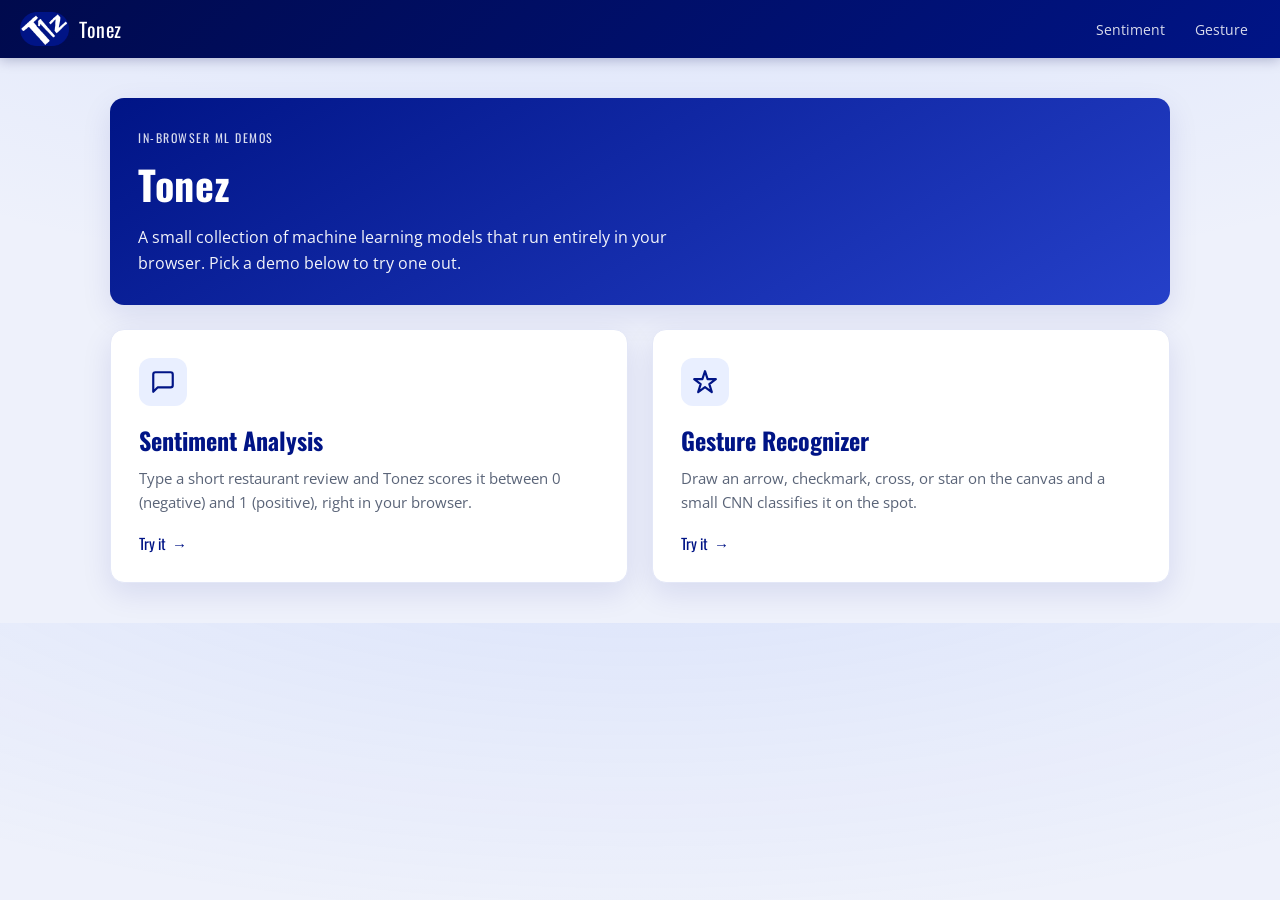
<file: index.html>
<!doctype html>
<html lang="en">
  <head>
    <meta charset="UTF-8" />
    <meta name="viewport" content="width=device-width, initial-scale=1.0" />
    <title>Tonez</title>

    <link rel="icon" type="image/x-icon" href="styles/favicon.ico" />
    <link href="styles/style.css" rel="stylesheet" />
    <link
      href="https://fonts.googleapis.com/css?family=Open+Sans:300,400,600,700|Oswald&display=swap"
      rel="stylesheet"
    />
  </head>
  <body>
    <header class="site-header">
      <a href="index.html" class="brand">
        <img src="styles/logo.png" alt="Tonez logo" class="logo" />
        <span class="site-title">Tonez</span>
      </a>
      <nav class="site-nav">
        <a href="sentiment.html">Sentiment</a>
        <a href="gesture.html">Gesture</a>
      </nav>
    </header>

    <main>
      <section class="info-card">
        <span class="eyebrow">In-browser ML demos</span>
        <h1>Tonez</h1>
        <p>
          A small collection of machine learning models that run entirely in
          your browser. Pick a demo below to try one out.
        </p>
      </section>

      <div class="top-row">
        <a href="sentiment.html" class="demo-link-card">
          <span class="demo-icon" aria-hidden="true">
            <svg
              viewBox="0 0 24 24"
              fill="none"
              stroke="currentColor"
              stroke-width="2"
              stroke-linecap="round"
              stroke-linejoin="round"
            >
              <path
                d="M21 15a2 2 0 0 1-2 2H7l-4 4V5a2 2 0 0 1 2-2h14a2 2 0 0 1 2 2z"
              />
            </svg>
          </span>
          <h2>Sentiment Analysis</h2>
          <p>
            Type a short restaurant review and Tonez scores it between 0
            (negative) and 1 (positive), right in your browser.
          </p>
          <span class="card-cta">Try it <span class="arrow">&rarr;</span></span>
        </a>

        <a href="gesture.html" class="demo-link-card">
          <span class="demo-icon" aria-hidden="true">
            <svg
              viewBox="0 0 24 24"
              fill="none"
              stroke="currentColor"
              stroke-width="2"
              stroke-linecap="round"
              stroke-linejoin="round"
            >
              <path
                d="M12 2l2.4 7.4H22l-6 4.6 2.3 7.4-6.3-4.6L5.7 21.4 8 14 2 9.4h7.6z"
              />
            </svg>
          </span>
          <h2>Gesture Recognizer</h2>
          <p>
            Draw an arrow, checkmark, cross, or star on the canvas and a small
            CNN classifies it on the spot.
          </p>
          <span class="card-cta">Try it <span class="arrow">&rarr;</span></span>
        </a>
      </div>
    </main>
  </body>
</html>
</file>
<file: styles/style.css>
:root {
  --primary: #001486;
  --primary-light: #2540c9;
  --primary-dark: #000a4d;
  --accent: #4d7cff;
  --bg: #eef1fb;
  --card-bg: #ffffff;
  --border: #e3e7f7;
  --text: #1a1a2e;
  --text-muted: #5a6478;
  --success: #1e8e3e;
  --danger: #d93025;
  --warning: #b8860b;
  --radius: 14px;
  --radius-sm: 10px;
  --shadow: 0 10px 30px rgba(0, 20, 134, 0.1);
  --shadow-sm: 0 2px 8px rgba(0, 20, 134, 0.08);
}

* {
  box-sizing: border-box;
}

html,
body {
  margin: 0;
  min-width: 320px;
  background:
    radial-gradient(
      1200px 500px at 50% -200px,
      rgba(77, 124, 255, 0.14),
      transparent
    ),
    var(--bg);
  color: var(--text);
  font-family: "Open Sans", sans-serif;
  -webkit-font-smoothing: antialiased;
}

/* Header */

.site-header {
  position: sticky;
  top: 0;
  z-index: 10;
  display: flex;
  align-items: center;
  gap: 12px;
  background: linear-gradient(135deg, var(--primary-dark), var(--primary));
  padding: 12px 20px;
  box-shadow: 0 2px 12px rgba(0, 10, 77, 0.25);
}

.site-header .brand {
  display: flex;
  align-items: center;
  gap: 10px;
  text-decoration: none;
  min-width: 0;
}

.site-header .logo {
  height: 34px;
  width: auto;
  display: block;
  flex-shrink: 0;
}

.site-header .site-title {
  color: #ffffff;
  font-family: "Oswald", sans-serif;
  font-size: 20px;
  letter-spacing: 0.5px;
  white-space: nowrap;
}

.site-nav {
  margin-left: auto;
  display: flex;
  gap: 6px;
  flex-shrink: 0;
}

.site-nav a {
  color: #ffffff;
  text-decoration: none;
  font-size: 14px;
  padding: 6px 12px;
  border-radius: 999px;
  opacity: 0.85;
  transition:
    background-color 0.2s,
    opacity 0.2s;
  white-space: nowrap;
}

.site-nav a:hover {
  opacity: 1;
  background: rgba(255, 255, 255, 0.12);
}

.site-nav a.active {
  opacity: 1;
  font-weight: 600;
  background: rgba(255, 255, 255, 0.18);
}

/* Layout */

main {
  max-width: 1100px;
  margin: 40px auto;
  padding: 0 20px;
  display: flex;
  flex-direction: column;
  gap: 24px;
}

.demo-page {
  max-width: 720px;
}

.top-row {
  display: flex;
  flex-wrap: wrap;
  gap: 24px;
  align-items: stretch;
}

/* Shared card look */

.info-card,
.demo-card,
.history-card,
.about-card,
.demo-link-card {
  background: var(--card-bg);
  border: 1px solid var(--border);
  border-radius: var(--radius);
  box-shadow: var(--shadow);
  padding: 28px;
}

.eyebrow {
  display: inline-block;
  font-family: "Oswald", sans-serif;
  font-size: 12px;
  letter-spacing: 1.5px;
  text-transform: uppercase;
  color: var(--accent);
  margin-bottom: 8px;
}

/* Home hero */

.info-card {
  background: linear-gradient(150deg, var(--primary), var(--primary-light));
  border: none;
  color: #ffffff;
}

.info-card .eyebrow {
  color: rgba(255, 255, 255, 0.85);
}

.info-card h1 {
  font-family: "Oswald", sans-serif;
  font-size: 40px;
  margin: 0 0 10px;
  letter-spacing: 0.5px;
}

.info-card p {
  font-size: 16px;
  line-height: 1.65;
  opacity: 0.95;
  margin: 0;
  max-width: 60ch;
}

/* Home demo cards */

.demo-link-card {
  flex: 1 1 320px;
  display: flex;
  flex-direction: column;
  text-decoration: none;
  color: inherit;
  transition:
    transform 0.2s,
    box-shadow 0.2s,
    border-color 0.2s;
}

.demo-link-card:hover {
  transform: translateY(-4px);
  box-shadow: 0 16px 40px rgba(0, 20, 134, 0.18);
  border-color: var(--accent);
}

.demo-icon {
  display: inline-flex;
  align-items: center;
  justify-content: center;
  width: 48px;
  height: 48px;
  border-radius: 12px;
  background: rgba(77, 124, 255, 0.12);
  color: var(--primary);
  margin-bottom: 16px;
}

.demo-icon svg {
  width: 26px;
  height: 26px;
}

.demo-link-card h2 {
  font-family: "Oswald", sans-serif;
  color: var(--primary);
  margin: 0 0 8px;
}

.demo-link-card p {
  color: var(--text-muted);
  font-size: 15px;
  line-height: 1.6;
  margin: 0;
  flex: 1;
}

.card-cta {
  margin-top: 18px;
  font-family: "Oswald", sans-serif;
  font-size: 15px;
  color: var(--primary);
  display: inline-flex;
  align-items: center;
  gap: 6px;
}

.card-cta .arrow {
  transition: transform 0.2s;
}

.demo-link-card:hover .card-cta .arrow {
  transform: translateX(4px);
}

/* Demo card */

.demo-card h2,
.history-card h2,
.about-card h2 {
  font-family: "Oswald", sans-serif;
  color: var(--primary);
  font-size: 26px;
  margin: 0 0 6px;
}

.demo-card .subtitle,
.history-card .subtitle {
  color: var(--text-muted);
  line-height: 1.6;
  margin: 0 0 20px;
}

/* Sentiment examples / chips */

.examples {
  display: flex;
  flex-wrap: wrap;
  align-items: center;
  gap: 8px;
  margin-bottom: 18px;
}

.examples-label {
  color: var(--text-muted);
  font-size: 13px;
  margin-right: 2px;
}

.chip {
  border: 1px solid var(--border);
  background: var(--card-bg);
  color: var(--text-muted);
  border-radius: 999px;
  padding: 6px 14px;
  font-size: 13px;
  cursor: pointer;
  transition: 0.2s;
  font-family: "Open Sans", sans-serif;
}

.chip:hover {
  border-color: var(--primary-light);
  color: var(--primary);
}

.chip-positive:hover {
  border-color: var(--success);
  color: var(--success);
  background: rgba(30, 142, 62, 0.08);
}

.chip-negative:hover {
  border-color: var(--danger);
  color: var(--danger);
  background: rgba(217, 48, 37, 0.08);
}

/* Input */

.input-row {
  display: flex;
  gap: 0;
}

input#input {
  flex: 1;
  min-width: 0;
  padding: 0 16px;
  height: 50px;
  font-size: 15px;
  border: 2px solid var(--border);
  border-right: none;
  border-radius: var(--radius-sm) 0 0 var(--radius-sm);
  outline: none;
  font-family: "Open Sans", sans-serif;
  transition: border-color 0.2s;
}

input#input:focus {
  border-color: var(--primary-light);
}

.input-row:focus-within input#input {
  border-color: var(--primary-light);
}

/* Buttons */

.button {
  display: inline-flex;
  align-items: center;
  justify-content: center;
  border: none;
  background-color: var(--primary);
  color: #ffffff;
  font-family: "Oswald", sans-serif;
  font-size: 16px;
  letter-spacing: 0.5px;
  padding: 0 22px;
  height: 50px;
  border-radius: 0 var(--radius-sm) var(--radius-sm) 0;
  cursor: pointer;
  transition: background-color 0.2s;
  white-space: nowrap;
}

.button:hover {
  background-color: var(--primary-light);
}

.button span {
  position: relative;
}

.button span:after {
  content: "\00bb";
  opacity: 0;
  margin-left: 0;
  transition: 0.3s;
}

.button:hover span:after {
  opacity: 1;
  margin-left: 6px;
}

.button-ghost {
  background: transparent;
  color: var(--primary);
  border: 2px solid var(--border);
  border-radius: var(--radius-sm);
  padding: 0 26px;
}

.button-ghost:hover {
  background: rgba(77, 124, 255, 0.08);
  border-color: var(--primary-light);
}

/* Result panel */

.result {
  font-weight: 600;
  font-size: 15px;
}

/* Only reserve space once there's actually a result to show */
.result:not(:empty) {
  margin-top: 22px;
}

.result.positive {
  color: var(--success);
}

.result.negative {
  color: var(--danger);
}

.result.warning {
  color: var(--warning);
}

.result.error {
  color: var(--danger);
}

.result.detected {
  color: var(--primary);
}

/* Confidence meter */

.meter {
  margin-top: 14px;
}

.meter-track {
  height: 10px;
  border-radius: 999px;
  background: linear-gradient(
    90deg,
    rgba(217, 48, 37, 0.18),
    rgba(184, 134, 11, 0.14) 50%,
    rgba(30, 142, 62, 0.18)
  );
  overflow: hidden;
  position: relative;
}

.meter-fill {
  height: 100%;
  width: 0;
  border-radius: 999px;
  transition:
    width 0.5s ease,
    background-color 0.3s;
}

.meter-fill.positive {
  background: var(--success);
}

.meter-fill.negative {
  background: var(--danger);
}

.meter-labels {
  display: flex;
  justify-content: space-between;
  margin-top: 6px;
  font-size: 12px;
  color: var(--text-muted);
}

/* Gesture legend */

.legend {
  list-style: none;
  margin: 0 0 22px;
  padding: 0;
  display: grid;
  grid-template-columns: repeat(4, 1fr);
  gap: 10px;
}

.legend li {
  display: flex;
  flex-direction: column;
  align-items: center;
  gap: 6px;
  padding: 14px 6px;
  border: 1px solid var(--border);
  border-radius: var(--radius-sm);
  background: rgba(77, 124, 255, 0.04);
  color: var(--primary);
  font-size: 13px;
}

.legend svg {
  width: 28px;
  height: 28px;
}

/* Gesture canvas */

.canvas-wrap {
  display: flex;
  justify-content: center;
  margin-bottom: 16px;
}

#gesture-canvas {
  background: #0b0d1a;
  border: 2px solid var(--border);
  border-radius: var(--radius);
  cursor: crosshair;
  touch-action: none;
  width: 280px;
  height: 280px;
  max-width: 100%;
  box-shadow: inset 0 2px 10px rgba(0, 0, 0, 0.4);
}

.canvas-controls {
  display: flex;
  justify-content: center;
}

/* Loader */

#loader-wrap {
  display: flex;
  align-items: center;
  gap: 12px;
  padding: 20px 0;
}

#loaderlabel {
  color: var(--text-muted);
  font-size: 15px;
  margin: 0;
}

#loader {
  border: 4px solid #e0e4f5;
  border-top: 4px solid var(--primary);
  border-radius: 50%;
  width: 24px;
  height: 24px;
  animation: spin 1s linear infinite;
  flex-shrink: 0;
}

@keyframes spin {
  0% {
    transform: rotate(0deg);
  }
  100% {
    transform: rotate(360deg);
  }
}

/* History */

.history-list {
  list-style: none;
  margin: 0;
  padding: 0;
  display: flex;
  flex-direction: column;
  gap: 10px;
  max-height: 340px;
  overflow-y: auto;
}

.history-empty {
  color: var(--text-muted);
  font-size: 14px;
  padding: 12px 0;
}

.history-item {
  border: 1px solid var(--border);
  border-radius: var(--radius-sm);
  padding: 14px 16px;
  transition: border-color 0.2s;
}

.history-item:hover {
  border-color: var(--accent);
}

.history-text {
  font-size: 14px;
  color: var(--text);
  margin-bottom: 8px;
  line-height: 1.5;
}

.history-meta {
  display: flex;
  align-items: center;
  gap: 10px;
  font-size: 12px;
  color: var(--text-muted);
}

.badge {
  padding: 2px 10px;
  border-radius: 999px;
  font-weight: 600;
  font-size: 11px;
  text-transform: uppercase;
  letter-spacing: 0.5px;
}

.badge.positive {
  background: rgba(30, 142, 62, 0.12);
  color: var(--success);
}

.badge.negative {
  background: rgba(217, 48, 37, 0.12);
  color: var(--danger);
}

/* About */

.about-grid {
  display: grid;
  grid-template-columns: repeat(auto-fit, minmax(220px, 1fr));
  gap: 20px;
  margin: 20px 0;
}

.about-grid h3 {
  margin: 0 0 6px;
  font-family: "Oswald", sans-serif;
  color: var(--primary);
  font-size: 16px;
}

.about-grid p {
  margin: 0;
  font-size: 14px;
  color: var(--text-muted);
  line-height: 1.5;
}

.about-note {
  font-size: 13px;
  color: var(--text-muted);
  border-top: 1px solid var(--border);
  padding-top: 16px;
  margin: 0;
}

/* Responsive */

@media (max-width: 700px) {
  main {
    margin: 24px auto;
  }

  .info-card,
  .demo-card,
  .history-card,
  .about-card,
  .demo-link-card {
    padding: 22px;
  }

  .info-card h1 {
    font-size: 32px;
  }

  .demo-card h2,
  .history-card h2 {
    font-size: 22px;
  }

  .examples {
    justify-content: flex-start;
  }

  .input-row {
    flex-direction: column;
    gap: 10px;
  }

  input#input,
  .button {
    width: 100%;
    height: 48px;
    font-size: 16px;
    border-radius: var(--radius-sm);
  }

  input#input {
    border-right: 2px solid var(--border);
  }
}

@media (max-width: 420px) {
  .site-header {
    padding: 10px 14px;
  }

  .site-header .site-title {
    font-size: 18px;
  }

  .site-nav a {
    padding: 6px 10px;
    font-size: 13px;
  }

  .legend {
    grid-template-columns: repeat(2, 1fr);
  }
}
</file>
